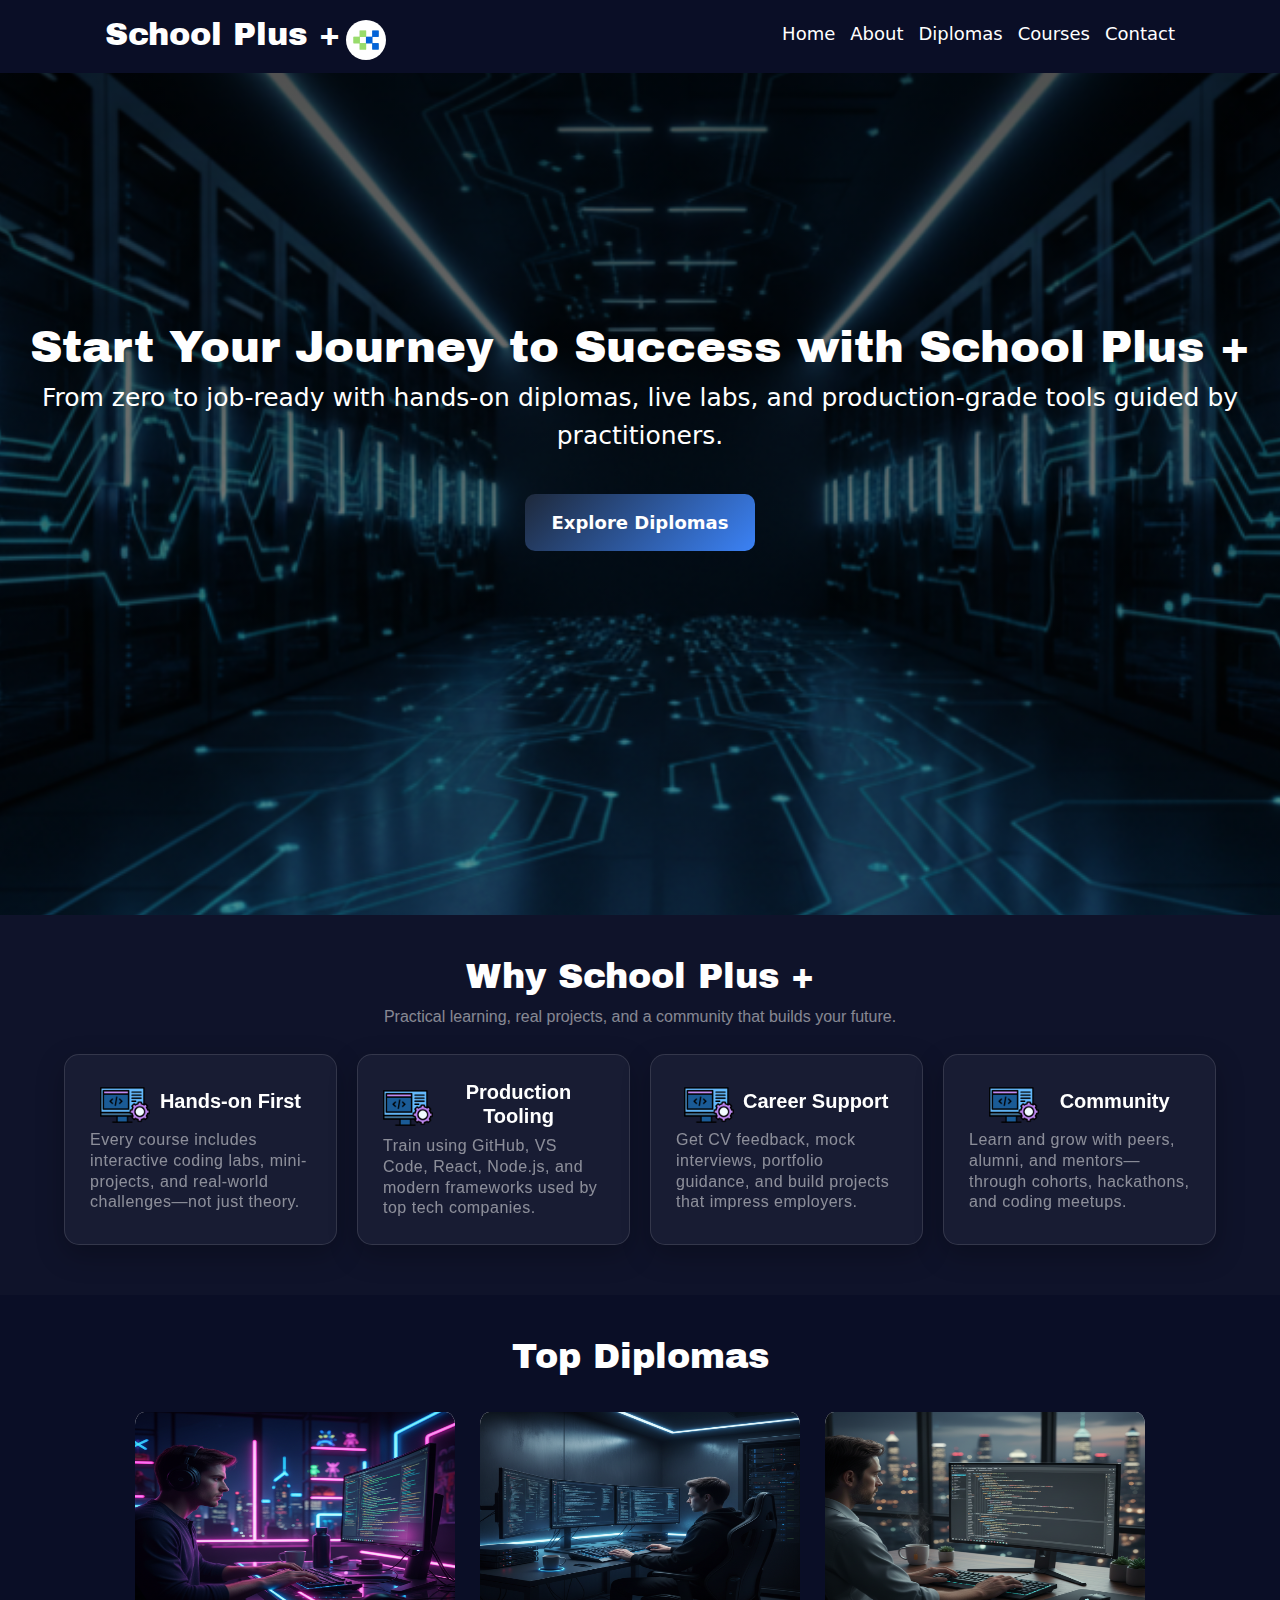
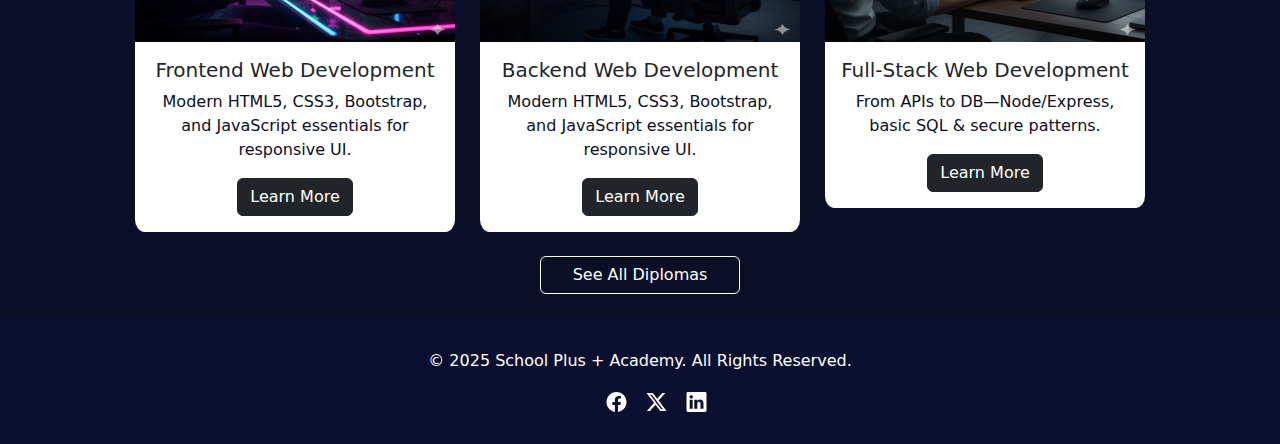
<file: index.html>
<!DOCTYPE html>
<html lang="en">



<head>
    <meta charset="UTF-8">
    <meta name="viewport" content="width=device-width, initial-scale=1.0">
    <title>School++</title>

    <!-- Google Fonts -->
    <link rel="preconnect" href="https://fonts.googleapis.com">
    <link rel="preconnect" href="https://fonts.gstatic.com" crossorigin>
    <link href="https://fonts.googleapis.com/css2?family=Archivo+Black&display=swap" rel="stylesheet">

    <!-- Bootstrap CSS -->
    <link href="https://cdn.jsdelivr.net/npm/bootstrap@5.3.8/dist/css/bootstrap.min.css" rel="stylesheet">

    <!-- Your Custom CSS -->
    <link rel="stylesheet" href="css-files/home.css">
</head>

<body>



    <!-- Home -->
    <div class="homecontainer">


        <div class="NavContainer">

            <div class="Navlogo">
                <h2>School Plus +</h2>
                <div class="logoImg"><img src="imgs/logo.jpg" alt=""></div>
            </div>


            <div class="NavLinks">
                <ul>
                    <li>
                        <a href="home.html">Home</a>

                    </li>

                    <li>
                        <a href="about.html">About</a>

                    </li>

                    <li>
                        <a href="diplomas.html">Diplomas</a>

                    </li>

                    <li>
                        <a href="courses.html">Courses</a>

                    </li>

                    <li>
                        <a href="contact.html">Contact</a>

                    </li>

                </ul>
            </div>
        </div>


        <div class="content">
            <h1>Start Your Journey to Success with School Plus +</h1>
            <p>From zero to job-ready with hands-on diplomas, live labs, and production-grade tools guided by
                practitioners.
            </p>
            <div class="btns">

                <button class="btn1"><a href="">Explore Diplomas</a></button>

            </div>
        </div>


    </div>

    <!-- why school++ -->
    <div class="whyContainer">


        <h2>Why School Plus +</h2>
        <p>Practical learning, real projects, and a community that builds your future.</p>

        <div class="childs">
            <div class="child">
                <div class="head">
                    <div class="headIcon">
                        <img src="imgs/software.png" alt="">
                    </div>
                    <div class="headTitle">
                        <h5>Hands-on First</h5>
                    </div>

                </div>
                <div class="body">
                    <p>Every course includes interactive coding labs, mini-projects, and real-world challenges—not just
                        theory.</p>
                </div>
            </div>

            <div class="child">
                <div class="head">
                    <div class="headIcon">
                        <img src="imgs/software.png" alt="">
                    </div>
                    <div class="headTitle">
                        <h5>Production Tooling</h5>
                    </div>

                </div>
                <div class="body">
                    <p>Train using GitHub, VS Code, React, Node.js, and modern frameworks used by top tech companies.
                    </p>
                </div>
            </div>

            <div class="child">
                <div class="head">
                    <div class="headIcon">
                        <img src="imgs/software.png" alt="">
                    </div>
                    <div class="headTitle">
                        <h5>Career Support</h5>
                    </div>

                </div>
                <div class="body">
                    <p>Get CV feedback, mock interviews, portfolio guidance, and build projects that impress employers.
                    </p>
                </div>
            </div>

            <div class="child">
                <div class="head">
                    <div class="headIcon">
                        <img src="imgs/software.png" alt="">
                    </div>
                    <div class="headTitle">
                        <h5>Community</h5>
                    </div>

                </div>
                <div class="body">
                    <p>Learn and grow with peers, alumni, and mentors—through cohorts, hackathons, and coding meetups.
                    </p>
                </div>
            </div>
        </div>


    </div>

    <!-- diplomas -->
    <div class="diplomasContainer">
        <h2>Top Diplomas</h2>
        <div class="diplomasChilds">
            <div class="card child-1">
                <img src="imgs/front.png" class="card-img-top" alt="...">
                <div class="card-body">
                    <h5 class="card-title">Frontend Web Development</h5>
                    <p class="card-text">Modern HTML5, CSS3, Bootstrap, and JavaScript essentials for responsive UI.</p>
                    <a href="#" class="btn btn-dark">Learn More</a>
                </div>
            </div>


            <div class="card child-2">
                <img src="imgs/backend.png" class="card-img-top" alt="...">
                <div class="card-body">
                    <h5 class="card-title">Backend Web Development</h5>
                    <p class="card-text">Modern HTML5, CSS3, Bootstrap, and JavaScript essentials for responsive UI.</p>
                    <a href="#" class="btn btn-dark">Learn More</a>
                </div>
            </div>

            <div class="card child-3">
                <img src="imgs/fullstack.png" class="card-img-top" alt="...">
                <div class="card-body">
                    <h5 class="card-title">Full-Stack Web Development</h5>
                    <p class="card-text">From APIs to DB—Node/Express, basic SQL & secure patterns.
                    </p>
                    <a href="#" class="btn btn-dark">Learn More</a>
                </div>
            </div>

        </div>
        <a href="diplomas.html">
                    <button type="button" class=" see-btn m-4 btn btn-outline-dark">See All Diplomas</button>

        </a>

    </div>


    <!-- Footer -->

    <div class="footerContainer">
        <p class="pt-3">© 2025 School Plus + Academy. All Rights Reserved.</p>
        <ul class="d-flex">
            <li><a href="">
                    <svg xmlns="http://www.w3.org/2000/svg" width="16" height="16" fill="currentColor"
                        class="face bi bi-facebook" viewBox="0 0 16 16">
                        <path
                            d="M16 8.049c0-4.446-3.582-8.05-8-8.05C3.58 0-.002 3.603-.002 8.05c0 4.017 2.926 7.347 6.75 7.951v-5.625h-2.03V8.05H6.75V6.275c0-2.017 1.195-3.131 3.022-3.131.876 0 1.791.157 1.791.157v1.98h-1.009c-.993 0-1.303.621-1.303 1.258v1.51h2.218l-.354 2.326H9.25V16c3.824-.604 6.75-3.934 6.75-7.951" />
                    </svg>
                </a></li>

            <li><a href="">
                    <svg xmlns="http://www.w3.org/2000/svg" width="16" height="16" fill="currentColor"
                        class="twitter bi bi-twitter-x" viewBox="0 0 16 16">
                        <path
                            d="M12.6.75h2.454l-5.36 6.142L16 15.25h-4.937l-3.867-5.07-4.425 5.07H.316l5.733-6.57L0 .75h5.063l3.495 4.633L12.601.75Zm-.86 13.028h1.36L4.323 2.145H2.865z" />
                    </svg>
                </a></li>

            <li><a href="">
                    <svg xmlns="http://www.w3.org/2000/svg" width="16" height="16" fill="currentColor"
                        class="linkedin bi bi-linkedin" viewBox="0 0 16 16">
                        <path
                            d="M0 1.146C0 .513.526 0 1.175 0h13.65C15.474 0 16 .513 16 1.146v13.708c0 .633-.526 1.146-1.175 1.146H1.175C.526 16 0 15.487 0 14.854zm4.943 12.248V6.169H2.542v7.225zm-1.2-8.212c.837 0 1.358-.554 1.358-1.248-.015-.709-.52-1.248-1.342-1.248S2.4 3.226 2.4 3.934c0 .694.521 1.248 1.327 1.248zm4.908 8.212V9.359c0-.216.016-.432.08-.586.173-.431.568-.878 1.232-.878.869 0 1.216.662 1.216 1.634v3.865h2.401V9.25c0-2.22-1.184-3.252-2.764-3.252-1.274 0-1.845.7-2.165 1.193v.025h-.016l.016-.025V6.169h-2.4c.03.678 0 7.225 0 7.225z" />
                    </svg>
                </a></li>

        </ul>
    </div>




    <script src="https://cdn.jsdelivr.net/npm/@popperjs/core@2.11.8/dist/umd/popper.min.js"
        integrity="sha384-I7E8VVD/ismYTF4hNIPjVp/Zjvgyol6VFvRkX/vR+Vc4jQkC+hVqc2pM8ODewa9r"
        crossorigin="anonymous"></script>
    <script src="https://cdn.jsdelivr.net/npm/bootstrap@5.3.8/dist/js/bootstrap.min.js"
        integrity="sha384-G/EV+4j2dNv+tEPo3++6LCgdCROaejBqfUeNjuKAiuXbjrxilcCdDz6ZAVfHWe1Y"
        crossorigin="anonymous"></script>
</body>

</html>
</file>
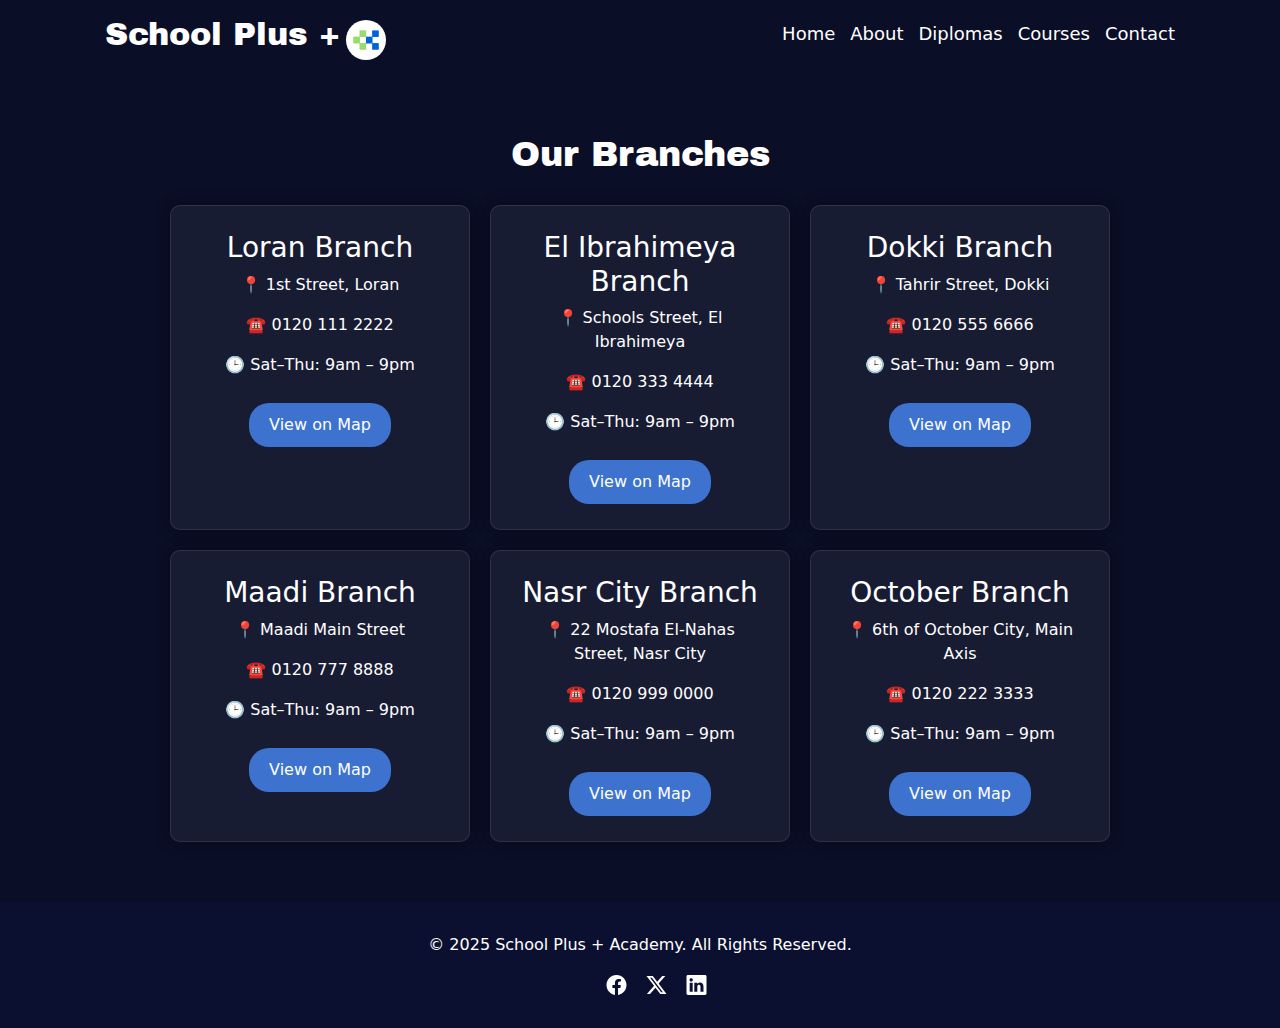
<file: about.html>
<!DOCTYPE html>
<html lang="en">

<head>
    <meta charset="UTF-8">
    <meta name="viewport" content="width=device-width, initial-scale=1.0">
    <title>Document</title>

    <head>
        <meta charset="UTF-8">
        <meta name="viewport" content="width=device-width, initial-scale=1.0">
        <title>Document</title>

        <!-- Google Fonts -->
        <link rel="preconnect" href="https://fonts.googleapis.com">
        <link rel="preconnect" href="https://fonts.gstatic.com" crossorigin>
        <link href="https://fonts.googleapis.com/css2?family=Archivo+Black&display=swap" rel="stylesheet">

        <!-- Bootstrap CSS -->
        <link href="https://cdn.jsdelivr.net/npm/bootstrap@5.3.8/dist/css/bootstrap.min.css" rel="stylesheet">

        <!-- Your Custom CSS -->
        <link rel="stylesheet" href="css-files/diplomas.css">
        <link rel="stylesheet" href="css-files/home.css">
        <link rel="stylesheet" href="css-files/about.css">
    </head>
</head>

<body>
    <!-- nab-bar -->
    <div class="NavContainer">

        <div class="Navlogo">
            <h2>School Plus +</h2>
            <div class="logoImg"><img src="imgs/logo.jpg" alt=""></div>
        </div>


        <div class="NavLinks">
            <ul>
                <li>
                    <a href="index.html">Home</a>

                </li>

                <li>
                    <a href="about.html">About</a>

                </li>

                <li>
                    <a href="diplomas.html">Diplomas</a>

                </li>

                <li>
                    <a href="courses.html">Courses</a>

                </li>

                <li>
                    <a href="contact.html">Contact</a>

                </li>

            </ul>
        </div>
    </div>

    <div class="branches">
        <h2>Our Branches</h2>
        <div class="branches-container">
            <div class="branch-card">
                <h3>Loran Branch</h3>
                <p>📍 1st Street, Loran</p>
                <p>☎️ 0120 111 2222</p>
                <p>🕒 Sat–Thu: 9am – 9pm</p>
                <a href="#" class="map-btn">View on Map</a>
            </div>

            <div class="branch-card">
                <h3>El Ibrahimeya Branch</h3>
                <p>📍 Schools Street, El Ibrahimeya</p>
                <p>☎️ 0120 333 4444</p>
                <p>🕒 Sat–Thu: 9am – 9pm</p>
                <a href="#" class="map-btn">View on Map</a>
            </div>

            <div class="branch-card">
                <h3>Dokki Branch</h3>
                <p>📍 Tahrir Street, Dokki</p>
                <p>☎️ 0120 555 6666</p>
                <p>🕒 Sat–Thu: 9am – 9pm</p>
                <a href="#" class="map-btn">View on Map</a>
            </div>

            <div class="branch-card">
                <h3>Maadi Branch</h3>
                <p>📍 Maadi Main Street</p>
                <p>☎️ 0120 777 8888</p>
                <p>🕒 Sat–Thu: 9am – 9pm</p>
                <a href="#" class="map-btn">View on Map</a>
            </div>

            <div class="branch-card">
                <h3>Nasr City Branch</h3>
                <p>📍 22 Mostafa El-Nahas Street, Nasr City</p>
                <p>☎️ 0120 999 0000</p>
                <p>🕒 Sat–Thu: 9am – 9pm</p>
                <a href="#" class="map-btn">View on Map</a>
            </div>
            <div class="branch-card">
                <h3>October Branch</h3>
                <p>📍 6th of October City, Main Axis</p>
                <p>☎️ 0120 222 3333</p>
                <p>🕒 Sat–Thu: 9am – 9pm</p>
                <a href="#" class="map-btn">View on Map</a>
            </div>

        </div>
    </div>



    <!-- Footer -->

    <div class="footerContainer">
        <p class="pt-3">© 2025 School Plus + Academy. All Rights Reserved.</p>
        <ul class="d-flex">
            <li><a href="">
                    <svg xmlns="http://www.w3.org/2000/svg" width="16" height="16" fill="currentColor"
                        class="face bi bi-facebook" viewBox="0 0 16 16">
                        <path
                            d="M16 8.049c0-4.446-3.582-8.05-8-8.05C3.58 0-.002 3.603-.002 8.05c0 4.017 2.926 7.347 6.75 7.951v-5.625h-2.03V8.05H6.75V6.275c0-2.017 1.195-3.131 3.022-3.131.876 0 1.791.157 1.791.157v1.98h-1.009c-.993 0-1.303.621-1.303 1.258v1.51h2.218l-.354 2.326H9.25V16c3.824-.604 6.75-3.934 6.75-7.951" />
                    </svg>
                </a></li>

            <li><a href="">
                    <svg xmlns="http://www.w3.org/2000/svg" width="16" height="16" fill="currentColor"
                        class="twitter bi bi-twitter-x" viewBox="0 0 16 16">
                        <path
                            d="M12.6.75h2.454l-5.36 6.142L16 15.25h-4.937l-3.867-5.07-4.425 5.07H.316l5.733-6.57L0 .75h5.063l3.495 4.633L12.601.75Zm-.86 13.028h1.36L4.323 2.145H2.865z" />
                    </svg>
                </a></li>

            <li><a href="">
                    <svg xmlns="http://www.w3.org/2000/svg" width="16" height="16" fill="currentColor"
                        class="linkedin bi bi-linkedin" viewBox="0 0 16 16">
                        <path
                            d="M0 1.146C0 .513.526 0 1.175 0h13.65C15.474 0 16 .513 16 1.146v13.708c0 .633-.526 1.146-1.175 1.146H1.175C.526 16 0 15.487 0 14.854zm4.943 12.248V6.169H2.542v7.225zm-1.2-8.212c.837 0 1.358-.554 1.358-1.248-.015-.709-.52-1.248-1.342-1.248S2.4 3.226 2.4 3.934c0 .694.521 1.248 1.327 1.248zm4.908 8.212V9.359c0-.216.016-.432.08-.586.173-.431.568-.878 1.232-.878.869 0 1.216.662 1.216 1.634v3.865h2.401V9.25c0-2.22-1.184-3.252-2.764-3.252-1.274 0-1.845.7-2.165 1.193v.025h-.016l.016-.025V6.169h-2.4c.03.678 0 7.225 0 7.225z" />
                    </svg>
                </a></li>

        </ul>
    </div>

</body>

</html>
</file>
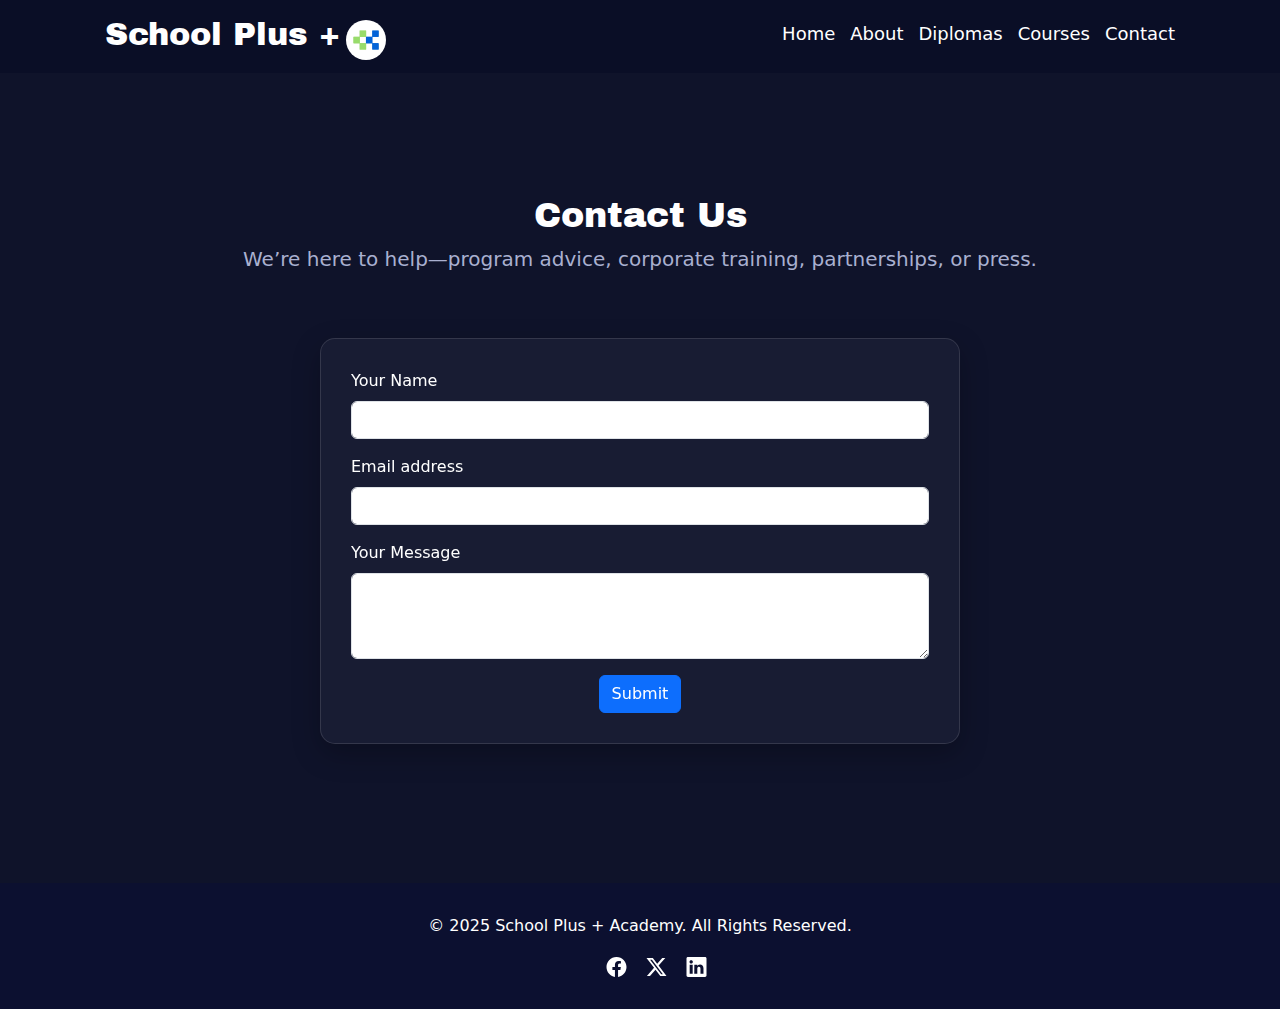
<file: contact.html>
<!DOCTYPE html>
<html lang="en">

<head>
    <meta charset="UTF-8">
    <meta name="viewport" content="width=device-width, initial-scale=1.0">
    <title>School++</title>

    <!-- Google Fonts -->
    <link rel="preconnect" href="https://fonts.googleapis.com">
    <link rel="preconnect" href="https://fonts.gstatic.com" crossorigin>
    <link href="https://fonts.googleapis.com/css2?family=Archivo+Black&display=swap" rel="stylesheet">

    <!-- Bootstrap CSS -->
    <link href="https://cdn.jsdelivr.net/npm/bootstrap@5.3.8/dist/css/bootstrap.min.css" rel="stylesheet">

    <!-- Your Custom CSS -->
    <link rel="stylesheet" href="css-files/home.css">
    <link rel="stylesheet" href="css-files/contact.css">
</head>

<body>
    <div class="NavContainer">

        <div class="Navlogo">
            <h2>School Plus +</h2>
            <div class="logoImg"><img src="imgs/logo.jpg" alt=""></div>
        </div>


        <div class="NavLinks">
            <ul>
                <li>
            <a href="index.html">Home</a>

                </li>

                <li>
                    <a href="about.html">About</a>

                    
                </li>

                <li>
                    <a href="diplomas.html">Diplomas</a>

                </li>

                <li>
                    <a href="courses.html">Courses</a>

                </li>

                <li>
                    <a href="contact.html">Contact</a>

                </li>

            </ul>
        </div>
    </div>



    <div class="contactcontainer">
        <h1>Contact Us</h1>
        <p>We’re here to help—program advice, corporate training, partnerships, or press.</p>
       
        <div class="contactform my-5">
            <form class="w-50 m-auto">
                <div class="mb-3">
                    <label for="exampleInputEmail1" class="form-label">Your Name</label>
                    <input type="text" class="form-control" id="exampleInputEmail1" aria-describedby="emailHelp">
                </div>
                <div class="mb-3">
                    <label for="exampleInputPassword1" class="form-label">Email address</label>
                    <input type="email" class="form-control" id="exampleInputPassword1">
                </div>
               
                <div class="mb-3">
                    <label for="exampleFormControlTextarea1" class="form-label">Your Message</label>
                    <textarea class="form-control " id="exampleFormControlTextarea1" rows="3"></textarea>
                </div>
                <button type="submit" class="btn btn-primary m-auto d-block">Submit</button>
            </form>
        </div>
    </div>



    <!-- Footer -->

    <div class="footerContainer">
        <p class="pt-3">© 2025 School Plus + Academy. All Rights Reserved.</p>
        <ul class="d-flex">
            <li><a href="">
                    <svg xmlns="http://www.w3.org/2000/svg" width="16" height="16" fill="currentColor"
                        class="face bi bi-facebook" viewBox="0 0 16 16">
                        <path
                            d="M16 8.049c0-4.446-3.582-8.05-8-8.05C3.58 0-.002 3.603-.002 8.05c0 4.017 2.926 7.347 6.75 7.951v-5.625h-2.03V8.05H6.75V6.275c0-2.017 1.195-3.131 3.022-3.131.876 0 1.791.157 1.791.157v1.98h-1.009c-.993 0-1.303.621-1.303 1.258v1.51h2.218l-.354 2.326H9.25V16c3.824-.604 6.75-3.934 6.75-7.951" />
                    </svg>
                </a></li>

            <li><a href="">
                    <svg xmlns="http://www.w3.org/2000/svg" width="16" height="16" fill="currentColor"
                        class="twitter bi bi-twitter-x" viewBox="0 0 16 16">
                        <path
                            d="M12.6.75h2.454l-5.36 6.142L16 15.25h-4.937l-3.867-5.07-4.425 5.07H.316l5.733-6.57L0 .75h5.063l3.495 4.633L12.601.75Zm-.86 13.028h1.36L4.323 2.145H2.865z" />
                    </svg>
                </a></li>

            <li><a href="">
                    <svg xmlns="http://www.w3.org/2000/svg" width="16" height="16" fill="currentColor"
                        class="linkedin bi bi-linkedin" viewBox="0 0 16 16">
                        <path
                            d="M0 1.146C0 .513.526 0 1.175 0h13.65C15.474 0 16 .513 16 1.146v13.708c0 .633-.526 1.146-1.175 1.146H1.175C.526 16 0 15.487 0 14.854zm4.943 12.248V6.169H2.542v7.225zm-1.2-8.212c.837 0 1.358-.554 1.358-1.248-.015-.709-.52-1.248-1.342-1.248S2.4 3.226 2.4 3.934c0 .694.521 1.248 1.327 1.248zm4.908 8.212V9.359c0-.216.016-.432.08-.586.173-.431.568-.878 1.232-.878.869 0 1.216.662 1.216 1.634v3.865h2.401V9.25c0-2.22-1.184-3.252-2.764-3.252-1.274 0-1.845.7-2.165 1.193v.025h-.016l.016-.025V6.169h-2.4c.03.678 0 7.225 0 7.225z" />
                    </svg>
                </a></li>

        </ul>
    </div>



</body>

</html>
</file>
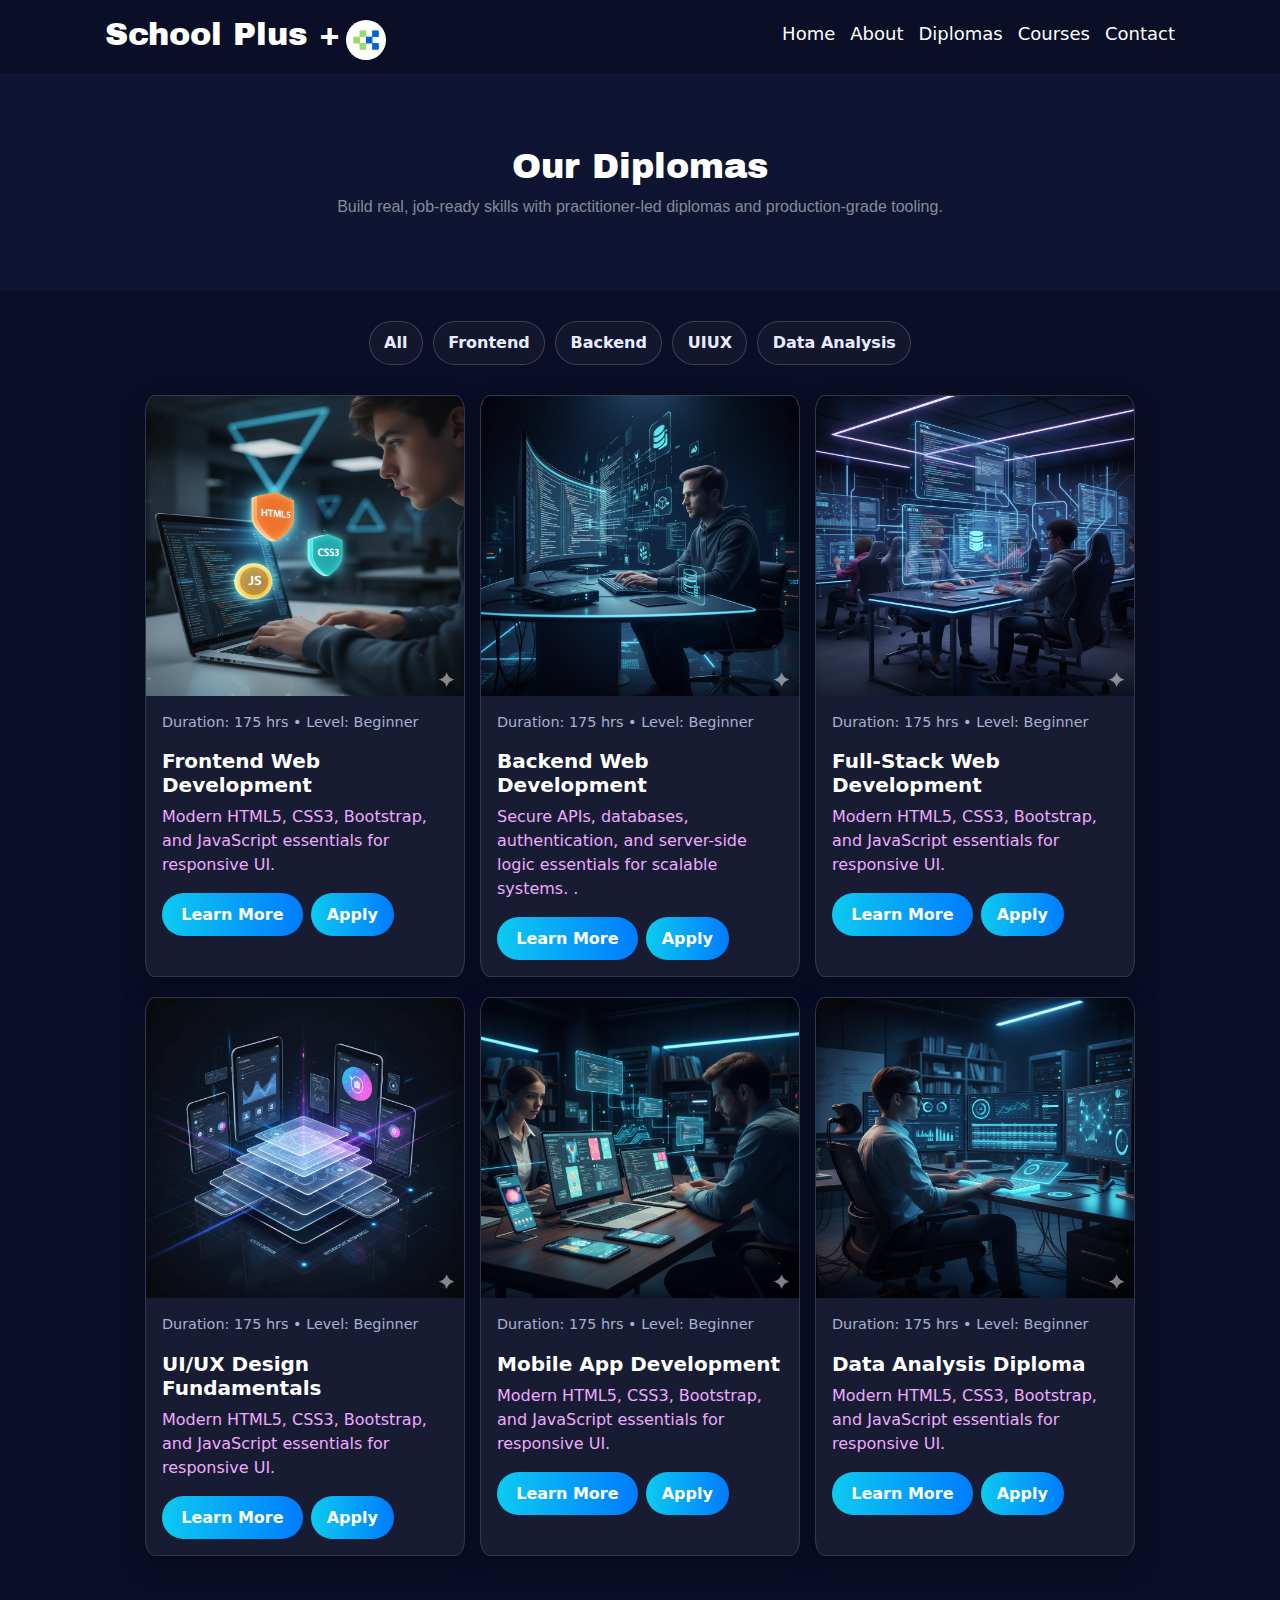
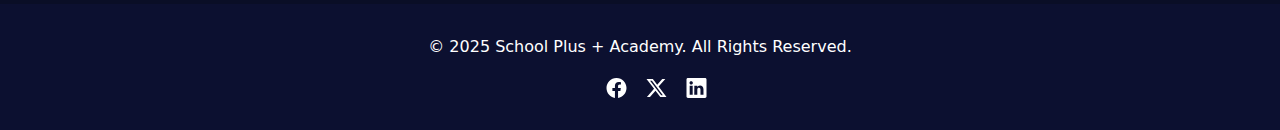
<file: diplomas.html>
<!DOCTYPE html>
<html lang="en">

<head>
    <meta charset="UTF-8">
    <meta name="viewport" content="width=device-width, initial-scale=1.0">
    <title>School++</title>

    <!-- Google Fonts -->
    <link rel="preconnect" href="https://fonts.googleapis.com">
    <link rel="preconnect" href="https://fonts.gstatic.com" crossorigin>
    <link href="https://fonts.googleapis.com/css2?family=Archivo+Black&display=swap" rel="stylesheet">

    <!-- Bootstrap CSS -->
    <link href="https://cdn.jsdelivr.net/npm/bootstrap@5.3.8/dist/css/bootstrap.min.css" rel="stylesheet">

    <!-- Your Custom CSS -->
    <link rel="stylesheet" href="css-files/diplomas.css">
    <link rel="stylesheet" href="css-files/home.css">
</head>

<body>
    <!-- nab-bar -->
    <div class="NavContainer">

        <div class="Navlogo">
            <h2>School Plus +</h2>
            <div class="logoImg"><img src="imgs/logo.jpg" alt=""></div>
        </div>


        <div class="NavLinks">
            <ul>
                <li>
                    <a href="index.html">Home</a>

                </li>

                <li>
                    <a href="about.html">About</a>

                </li>

                <li>
                    <a href="diplomas.html">Diplomas</a>

                </li>

                <li>
                    <a href="courses.html">Courses</a>

                </li>

                <li>
                    <a href="contact.html">Contact</a>

                </li>

            </ul>
        </div>
    </div>
    <div class="dipHeader p-5 text-center">

        <h1 class="pt-4">Our Diplomas</h1>
        <p class="pb-4">Build real, job-ready skills with practitioner-led diplomas and production-grade tooling.</p>
    </div>
    <div class="dipContent pb-5">

        <div class="dipbtns">
          
            <button class="btn btn-primary">All</button>
            <button class="btn btn-primary">Frontend</button>
            <button class="btn btn-primary">Backend</button>
            <button class="btn btn-primary">UIUX</button>
            <button class="btn btn-primary">Data Analysis</button>

        </div>

        <div class="dipCards ">

            <div class="card w-25 child-1">
                <img src="imgs/frontdiploma.png" class="card-img-top" alt="...">
                <div class="card-body">
                    <p>Duration: 175 hrs • Level: Beginner</p>
                    <h5 class="card-title">Frontend Web Development</h5>
                    <p class="card-text">Modern HTML5, CSS3, Bootstrap, and JavaScript essentials for responsive UI.</p>
                    <div class="cardfooter d-flex ">
                        <a href="#" class=" me-2 btn btn-dark">Learn More</a>
                        <a href="#" class=" px-3 btn btn-dark">Apply</a>

                    </div>
                </div>
            </div>
            <div class="card w-25 child-2">
                <img src="imgs/backdiploma.png" class="card-img-top" alt="...">
                <div class="card-body">
                    <p>Duration: 175 hrs • Level: Beginner</p>
                    <h5 class="card-title">Backend Web Development</h5>
                    <p class="card-text">Secure APIs, databases, authentication, and server-side logic essentials for
                        scalable systems.
                        .</p>
                    <div class="cardfooter d-flex ">
                        <a href="#" class=" me-2 btn btn-dark">Learn More</a>
                        <a href="#" class=" px-3 btn btn-dark">Apply</a>

                    </div>
                </div>
            </div>
            <div class="card w-25 child-1">
                <img src="imgs/full.png" class="card-img-top" alt="...">
                <div class="card-body">
                    <p>Duration: 175 hrs • Level: Beginner</p>
                    <h5 class="card-title">Full-Stack Web Development</h5>
                    <p class="card-text">Modern HTML5, CSS3, Bootstrap, and JavaScript essentials for responsive UI.</p>
                    <div class="cardfooter d-flex ">
                        <a href="#" class=" me-2 btn btn-dark">Learn More</a>
                        <a href="#" class=" px-3 btn btn-dark">Apply</a>

                    </div>
                </div>
            </div>
            <div class="card w-25 child-1">
                <img src="imgs/uiux.png" class="card-img-top" alt="...">
                <div class="card-body">
                    <p>Duration: 175 hrs • Level: Beginner</p>
                    <h5 class="card-title">UI/UX Design Fundamentals</h5>
                    <p class="card-text">Modern HTML5, CSS3, Bootstrap, and JavaScript essentials for responsive UI.</p>
                    <div class="cardfooter d-flex ">
                        <a href="#" class=" me-2 btn btn-dark">Learn More</a>
                        <a href="#" class=" px-3 btn btn-dark">Apply</a>

                    </div>
                </div>
            </div>

            <div class="card w-25 child-1">
                <img src="imgs/mobile.png" class="card-img-top" alt="...">
                <div class="card-body">
                    <p>Duration: 175 hrs • Level: Beginner</p>
                    <h5 class="card-title">Mobile App Development</h5>
                    <p class="card-text">Modern HTML5, CSS3, Bootstrap, and JavaScript essentials for responsive UI.</p>
                    <div class="cardfooter d-flex ">
                        <a href="#" class=" me-2 btn btn-dark">Learn More</a>
                        <a href="#" class=" px-3 btn btn-dark">Apply</a>

                    </div>
                </div>
            </div>

            <div class="card w-25 child-1">
                <img src="imgs/data2.png" class="card-img-top" alt="...">
                <div class="card-body">
                    <p>Duration: 175 hrs • Level: Beginner</p>
                    <h5 class="card-title">Data Analysis Diploma</h5>
                    <p class="card-text">Modern HTML5, CSS3, Bootstrap, and JavaScript essentials for responsive UI.</p>
                    <div class="cardfooter d-flex ">
                        <a href="#" class=" me-2 btn btn-dark">Learn More</a>
                        <a href="#" class=" px-3 btn btn-dark">Apply</a>

                    </div>
                </div>
            </div>


        </div>
    </div>

    <!-- Footer -->

    <div class="footerContainer">
        <p class="pt-3">© 2025 School Plus + Academy. All Rights Reserved.</p>
        <ul class="d-flex">
            <li><a href="">
                    <svg xmlns="http://www.w3.org/2000/svg" width="16" height="16" fill="currentColor"
                        class="face bi bi-facebook" viewBox="0 0 16 16">
                        <path
                            d="M16 8.049c0-4.446-3.582-8.05-8-8.05C3.58 0-.002 3.603-.002 8.05c0 4.017 2.926 7.347 6.75 7.951v-5.625h-2.03V8.05H6.75V6.275c0-2.017 1.195-3.131 3.022-3.131.876 0 1.791.157 1.791.157v1.98h-1.009c-.993 0-1.303.621-1.303 1.258v1.51h2.218l-.354 2.326H9.25V16c3.824-.604 6.75-3.934 6.75-7.951" />
                    </svg>
                </a></li>

            <li><a href="">
                    <svg xmlns="http://www.w3.org/2000/svg" width="16" height="16" fill="currentColor"
                        class="twitter bi bi-twitter-x" viewBox="0 0 16 16">
                        <path
                            d="M12.6.75h2.454l-5.36 6.142L16 15.25h-4.937l-3.867-5.07-4.425 5.07H.316l5.733-6.57L0 .75h5.063l3.495 4.633L12.601.75Zm-.86 13.028h1.36L4.323 2.145H2.865z" />
                    </svg>
                </a></li>

            <li><a href="">
                    <svg xmlns="http://www.w3.org/2000/svg" width="16" height="16" fill="currentColor"
                        class="linkedin bi bi-linkedin" viewBox="0 0 16 16">
                        <path
                            d="M0 1.146C0 .513.526 0 1.175 0h13.65C15.474 0 16 .513 16 1.146v13.708c0 .633-.526 1.146-1.175 1.146H1.175C.526 16 0 15.487 0 14.854zm4.943 12.248V6.169H2.542v7.225zm-1.2-8.212c.837 0 1.358-.554 1.358-1.248-.015-.709-.52-1.248-1.342-1.248S2.4 3.226 2.4 3.934c0 .694.521 1.248 1.327 1.248zm4.908 8.212V9.359c0-.216.016-.432.08-.586.173-.431.568-.878 1.232-.878.869 0 1.216.662 1.216 1.634v3.865h2.401V9.25c0-2.22-1.184-3.252-2.764-3.252-1.274 0-1.845.7-2.165 1.193v.025h-.016l.016-.025V6.169h-2.4c.03.678 0 7.225 0 7.225z" />
                    </svg>
                </a></li>

        </ul>
    </div>


</body>

</html>
</file>
<file: css-files/home.css>
body {
  padding: 0;
  margin: 0;
}
.NavContainer {
  display: flex;
  justify-content: space-between;
  background-color: #0a0e26;
  z-index: 100;
  padding: 0px 50px 10px;
  align-items: center;
}
.Navlogo {
  display: flex;
  margin-left: 55px;
  cursor: pointer;
  align-items: center;
}
.Navlogo h2 {
  font-family: "Archivo Black";
  font-weight: 400;
  font-style: normal;
  color: white;
  margin-top: 15px;
}
.logoImg {
  padding-left: 20px;
}

.Navlogo img {
  width: 40px;
  margin-top: 18px;
  margin-left: -14px;
  height: 40px;
  border-radius: 50%;
}
.NavLinks {
  padding-top: 20px;
  padding-right: 40px;
}
.NavLinks ul {
  display: flex;
}
.NavLinks li {
  list-style-type: none;
  margin-right: 15px;
}
.NavLinks a {
  text-decoration: none;
  color: white;
  font-size: 18px;
  font-weight: 400;
  transition: all 0.2s ease-in;
}
.NavLinks a:hover{
    font-weight: 900;

}

/* -------------------------------- */

/* Home */

.homecontainer {
  background-image: linear-gradient(
      rgba(0, 0, 0, 0.7),
      rgba(0, 0, 0, 0.4)
    ),
    url("../imgs/main.png");
  background-repeat: no-repeat;
  background-position: center center;
  background-size: cover;
  height: 105vh;
}
.homecontainer h1 {
  font-family: "Archivo Black", sans-serif;
  font-weight: 400;
  font-style: normal;
  color: white;
  text-align: center;
  font-size: 45px;
  margin: 5px;
}
.homecontainer p {
  margin: 0;
  font-style: normal;
  color: white;
  text-align: center;
  font-size: 25px;
}
.homecontainer .content {
  height: 80vh;
  display: flex;
  flex-direction: column;
  justify-content: center;
}

.btns {
  text-align: center;
  margin-top: 40px;
}
.btns button {
  padding: 15px;
  color: white;
  border-radius: 10px;
  background: linear-gradient(135deg, #1e293b, #3b82f6);
  border: none;
  transition: all 0.3s ease;
  margin: 0 10px;
  width: 230px;
  font-weight: 600;
}

.btns button {
  padding: 15px;
  color: white;
  border-radius: 10px;
  background-color: #1e3a8a; 
  transition: all 0.3s ease;
  margin: 0 10px;
  width: 230px;
  font-weight: 600;
}

.btns button:hover {
  background-color: #2563eb; 
  box-shadow: 0 0 15px #3b82f6;
  transform: scale(1.08);
}


.btns button a {
  text-decoration: none;
  color: white;
  font-weight: 600;
  font-size: 18px;
}

/* ------------------------------------- */

.whyContainer {
  background-color: #0f132a;
  text-align: center;
  margin-top: -30px;
  padding-top: 40px;
  padding-bottom: 50px;
}
.whyContainer h2 {
  font-family: "Archivo Black", sans-serif;
  font-weight: 400;
  font-style: normal;
  color: white;
  text-align: center;
  font-size: 35px;
}
.whyContainer .childs {
  display: flex;
  width: 90%;
  margin: auto;
  justify-content: space-around;
  margin-top: 25px;
  column-gap: 20px;
}
.whyContainer .child {
  background-color: #181c33;
  border: 1px solid rgba(255, 255, 255, 0.12);
  border-radius: 15px;
  backdrop-filter: blur(10px);
  box-shadow: 0 10px 28px rgba(0, 0, 0, 0.25);
  width: 24%;
  padding: 25px 25px ;
}
.whyContainer p {
  margin: 0;
  font-style: normal;
  color: rgba(255, 255, 255, 0.5);
  font-family: sans-serif;
  text-align: center;
  font-weight: 400;
  font-size: 16px;
}
.whyContainer .child p {
  text-align: left;
  margin: 0;
  font-style: normal;
  color: RGBA(255, 255, 255, 0.5);
  font-family: sans-serif;
  font-weight: 400;
  line-height: 1.3;
  letter-spacing: 0.5px;
  font-size: 16px;
}
.whyContainer .child .head {
  display: flex;
  justify-content: space-evenly;
  align-items: center;
}
.whyContainer .child img {
  width: 50px;
  height: 50px;
}
.whyContainer .child h5 {
  font-family: sans-serif;
  font-weight: 600;
  font-style: normal;
  color: RGB(255, 255, 255);
  text-align: center;
  font-size: 20px;
}
/* ---------------------------------------- */

.diplomasContainer {
  padding-top: 40px;
  text-align: center;
  background-color: #0a0e26;
}
.diplomasContainer h2 {
  font-family: "Archivo Black", sans-serif;
  font-weight: 400;
  font-style: normal;
  color: white;
  text-align: center;
  font-size: 35px;
}
.diplomasChilds {
  margin-top: 35px;
  display: flex;
  justify-content: center;
  column-gap: 25px;
}
.diplomasChilds .card {
  width: 25%;
  border: none;
  height: fit-content;
  border-radius: 3%;
  overflow: hidden;
  transition: all 0.4s;

}
.diplomasChilds .card:hover{
  transform: translateY(-5px);
}
.diplomasChilds .card img {
  height: 230px;
}
.diplomasChilds .card p {
  color: #0a0e26;
  font-size: 16px;
  font-weight: 400;
}
.diplomasContainer .see-btn {
  border: 1px solid white;
  color: white;
  transition: all 0.5s;
  width: 200px;
}
.diplomasContainer .see-btn:hover {
  background-color: #0e4aa3;
  width: 250px;
}
/* ------------------------------------------ */


.footerContainer{
  background-color:#0C1030 ;
  color: white;
  padding: 15px 0px;
  text-align: center;
}
.footerContainer svg{
  color: white;
  width: 25px;
  height: 20px;
transition: all 0.3s;
}
.footerContainer .face:hover{
  color: #1877F2;
}
.footerContainer .twitter:hover{
  color: #000000;
}
.footerContainer .linkedin:hover{
  color: #0A66C2;
}
.footerContainer ul{
  justify-content: center;
  list-style: none;
  column-gap: 15px;
}
</file>
<file: css-files/diplomas.css>
.dipHeader {
  background-color: #0e1432;
}

.dipHeader h1 {
  font-family: "Archivo Black", sans-serif;
  font-weight: 400;
  font-style: normal;
  color: white;
  text-align: center;
  font-size: 35px;
}
.dipHeader p {
  margin: 0;
  font-style: normal;
  color: rgba(255, 255, 255, 0.5);
  font-family: sans-serif;
  text-align: center;
  font-weight: 400;
  font-size: 16px;
}
.dipContent {
  padding-top: 30px;
  background-color: #0a0e26;
}
.dipContent .dipbtns {
  display: flex;
  justify-content: center;
  align-items: center;
  column-gap: 10px;
}
.dipContent .dipCards {

  padding-top: 30px;
  display: flex;
  justify-content: center;
  flex-wrap: wrap;
  row-gap: 20px;
  column-gap: 15px;
  background-color: #0a0e26;
}
.dipContent .dipCards .card {
    overflow: hidden;
  border: 1px solid rgba(255, 255, 255, 0.12);
  background-color: #181c33;
  box-shadow: 0 10px 28px rgba(0, 0, 0, 0.25);
  border-radius: 3%;
  transition: all 0.5s;
}
.dipContent .dipCards .card:hover{
  transform: translateY(-5px);
    box-shadow: 0 0 25px rgba(61, 114, 206, 0.4);

}
.dipCards:has(.card:hover) .card:not(:hover){
  filter: blur(10px);
}
.dipContent .dipbtns button {
  border: 1px solid rgba(255, 255, 255, 0.18);
  background: rgba(255, 255, 255, 0.04);
  color: #e8ecff;
  padding: 0.55rem 0.9rem;
  border-radius: 999px;
  font-weight: 600;
  transition: all 0.2s ease;
}

.dipContent .dipbtns button:hover {
  background-color: #0dcaf0;

  box-shadow: 0 0 12px #eee;
}

.dipCards .card img {
  height: 300px;
}
.dipCards .card-body p {
  color: #a9b0d0;
  font-size: 14.4px;
  font-weight: 400;
}
.dipCards .card-body h5 {
  color: white;
  font-size: 20px;
  font-weight: 800;
}
.dipCards .card-body .card-text {
  color: #eeaaff;
  font-size: 16px;
  font-weight: 400;
}


.cardfooter a {
  background: linear-gradient(90deg, #0dcaf0 0%, #007bff 100%);
  color: white;
  border: none;
  padding: 0.6rem 1.2rem;
  border-radius: 999px;
  font-weight: 600;
  transition: all 0.3s ease;  color: white;
  border: none;
  padding: 0.6rem 1.2rem;
  border-radius: 999px;
  font-weight: 600;
  transition: all 0.3s ease;
}

.cardfooter a:hover {
  box-shadow: 0 0 15px rgba(13, 202, 240, 0.7);
  transform: translateY(-3px);
}
</file>
<file: css-files/about.css>
.branches {
  background-color: #0a0e26;
  color: white;
  padding: 60px 20px;
  text-align: center;
}

.branches h2 {
  font-family: "Archivo Black", sans-serif;
  font-size: 35px;
  margin-bottom: 30px;
}

.branches-container {
  display: flex;
  flex-wrap: wrap;
  justify-content: center;
  gap: 20px;
}

.branch-card {
  background-color: #181c33;
  border: 1px solid rgba(255, 255, 255, 0.1);
  border-radius: 10px;
  padding: 25px;
  width: 300px;
  box-shadow: 0 0 15px rgba(0,0,0,0.3);
  transition: 0.3s;
}

.branch-card:hover {
  transform: translateY(-6px);
  box-shadow: 0 0 25px rgba(61, 114, 206, 0.4);
}

.map-btn {
  display: inline-block;
  margin-top: 10px;
  padding: 10px 20px;
  background-color: #3d72ce;
  color: white;
  text-decoration: none;
  border-radius: 20px;
  transition: 0.3s;
}

.map-btn:hover {
  background-color: #1b2a4a;
}
</file>
<file: css-files/contact.css>
.contactcontainer {
  background-color: #0F132A;
  color: white;
  height: 90vh;
  overflow: hidden;
  display: flex;
  flex-direction: column;
  justify-content: center;
}
.contactcontainer h1 {
  text-align: center;
  font-family: "Archivo Black", sans-serif;
  font-size: 35px;
  margin-top: 30px;
}
.contactcontainer p {
  text-align: center;
  color: #a9b0d0;
  font-size: 20px;
  font-weight: 300;
}
.contactform form {
  background-color: #181c33;
  border: 1px solid rgba(255, 255, 255, 0.12);
  border-radius: 15px;
  backdrop-filter: blur(10px);
  box-shadow: 0 10px 28px rgba(0, 0, 0, 0.25);
  padding: 30px 30px;
}
</file>
